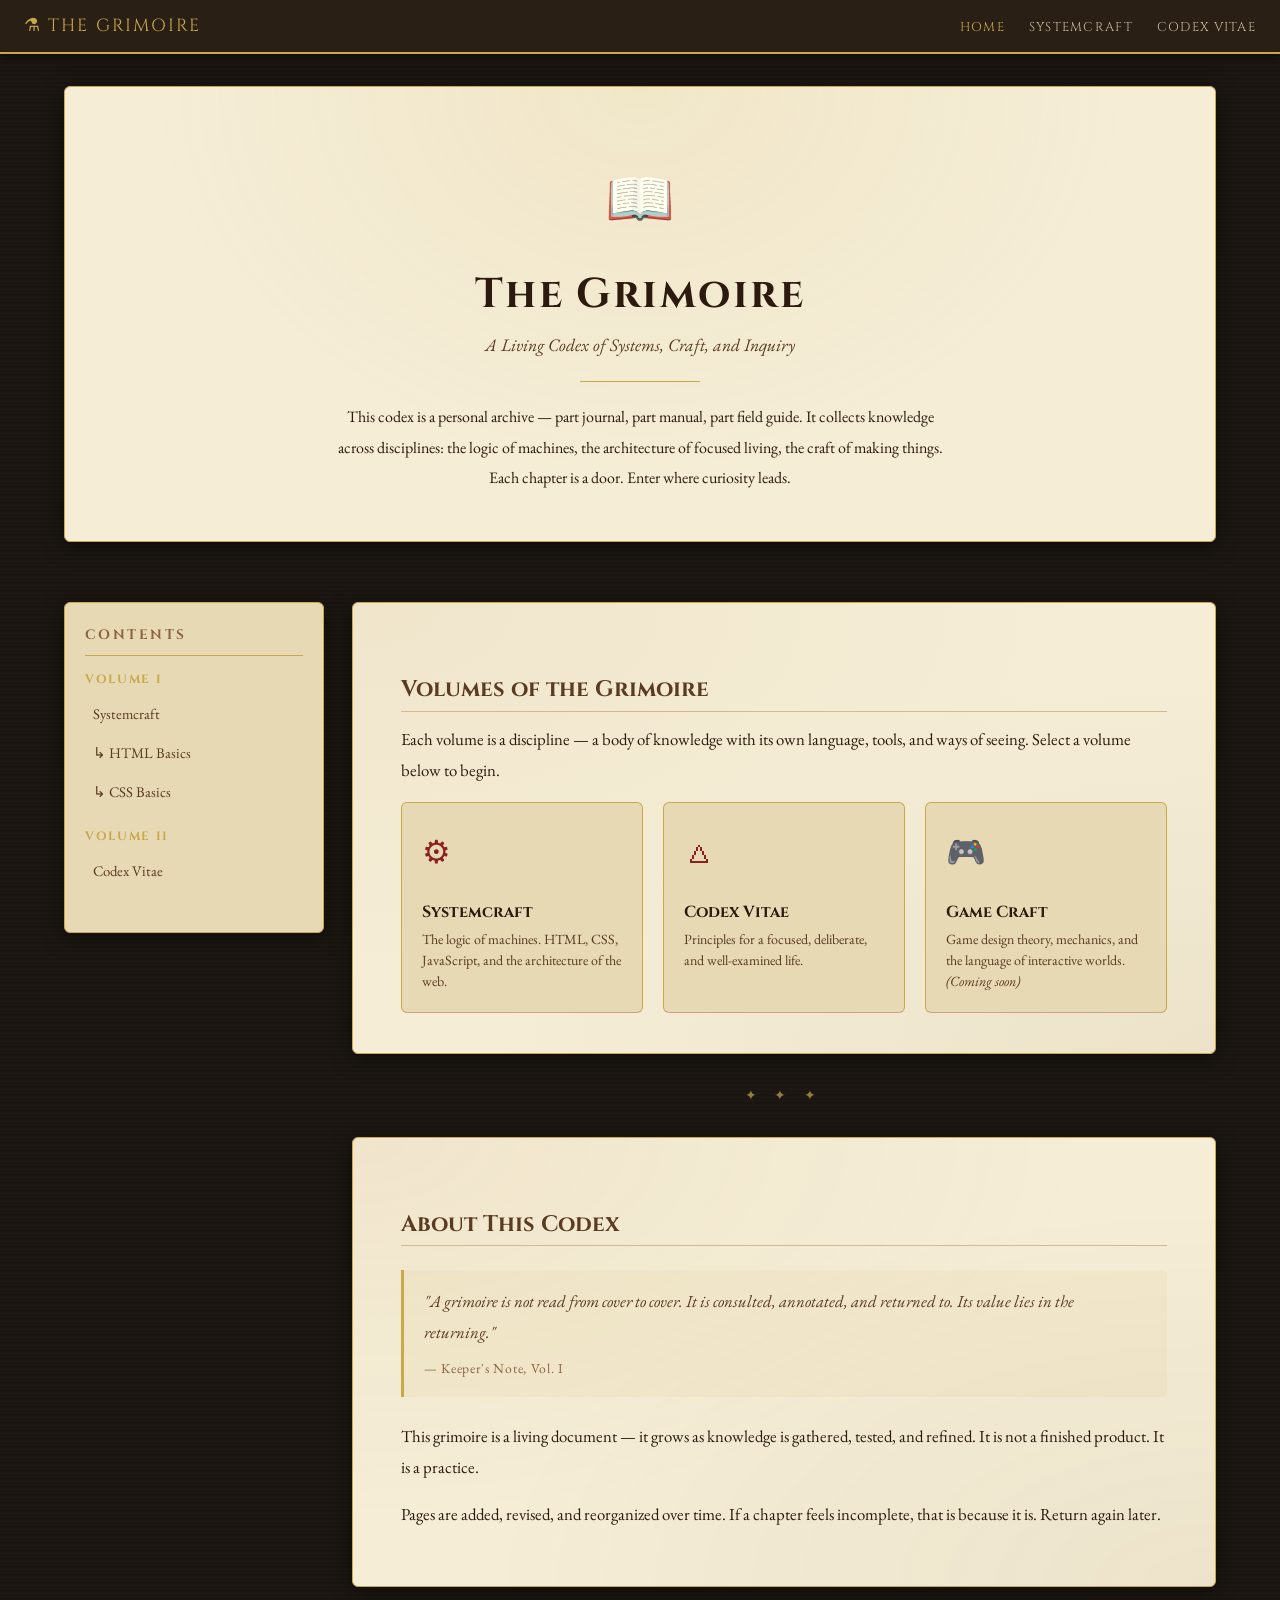
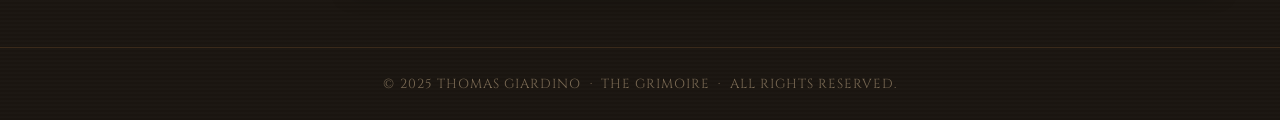
<file: index.html>
<!DOCTYPE html>
<!-- DOCTYPE tells the browser: "this is modern HTML5, render it properly" -->
<html lang="en">

<head>
    <!-- meta charset: tells browser to use UTF-8 text encoding (handles all characters) -->
    <meta charset="UTF-8">
    <!-- viewport: makes the page scale correctly on phones -->
    <meta name="viewport" content="width=device-width, initial-scale=1.0">
    <title>The Grimoire — A Codex of Knowledge</title>
    <!-- link rel="stylesheet": connects our CSS file to this HTML page -->
    <link rel="stylesheet" href="style.css">
</head>

<body>

    <!-- ======================================================
         TOP NAVIGATION BAR
         The sticky bar at the top. It stays visible as you scroll.
         ====================================================== -->
    <nav class="top-nav">
        <!-- This is the "logo" link — clicking it always returns to home -->
        <a href="index.html" class="nav-logo">⚗ The Grimoire</a>

        <!-- nav links: main sections of the site -->
        <!-- "active" class = currently selected page (highlighted gold) -->
        <ul class="nav-links">
            <li><a href="index.html" class="active">Home</a></li>
            <li><a href="topics/systemcraft/index.html">Systemcraft</a></li>
            <li><a href="topics/codex-vitae/index.html">Codex Vitae</a></li>
        </ul>
    </nav>


    <!-- ======================================================
         HERO SECTION
         The large welcoming panel at the top of the home page.
         ====================================================== -->
    <div style="max-width: 1200px; margin: 0 auto; padding: 32px 24px 0;">
        <div class="grimoire-hero">
            <!-- A large decorative glyph / symbol -->
            <span class="glyph-large">📖</span>

            <h1>The Grimoire</h1>
            <p class="subtitle">A Living Codex of Systems, Craft, and Inquiry</p>

            <!-- Decorative gold line separator -->
            <div class="hero-rule"></div>

            <p class="intro-text">
                This codex is a personal archive — part journal, part manual, part field guide.
                It collects knowledge across disciplines: the logic of machines, the architecture of
                focused living, the craft of making things. Each chapter is a door. Enter where curiosity leads.
            </p>
        </div>
    </div>


    <!-- ======================================================
         MAIN TWO-COLUMN LAYOUT
         .page-layout is a flexbox container (set in style.css).
         It puts .sidebar on the left and .main-content on the right.
         ====================================================== -->
    <div class="page-layout">

        <!-- LEFT: SIDEBAR (table of contents / navigation) -->
        <aside class="sidebar">
            <h2>Contents</h2>

            <!-- Each .sidebar-section groups related links together -->
            <div class="sidebar-section">
                <h3>Volume I</h3>
                <ul>
                    <li><a href="topics/systemcraft/index.html">Systemcraft</a></li>
                    <li><a href="topics/systemcraft/html-basics/index.html">↳ HTML Basics</a></li>
                    <li><a href="topics/systemcraft/css-basics/index.html">↳ CSS Basics</a></li>
                </ul>
            </div>

            <div class="sidebar-section">
                <h3>Volume II</h3>
                <ul>
                    <li><a href="topics/codex-vitae/index.html">Codex Vitae</a></li>
                </ul>
            </div>
        </aside>


        <!-- RIGHT: MAIN CONTENT -->
        <main class="main-content">

            <!-- CHAPTER CARDS SECTION -->
            <div class="parchment">
                <h2>Volumes of the Grimoire</h2>
                <p>
                    Each volume is a discipline — a body of knowledge with its own language,
                    tools, and ways of seeing. Select a volume below to begin.
                </p>

                <!-- .chapter-grid uses CSS Grid (defined in style.css) to lay cards out -->
                <div class="chapter-grid">

                    <!-- Each .chapter-card is a clickable link to a topic -->
                    <a href="topics/systemcraft/index.html" class="chapter-card">
                        <span class="card-glyph">⚙</span>
                        <h3>Systemcraft</h3>
                        <p>The logic of machines. HTML, CSS, JavaScript, and the architecture of the web.</p>
                    </a>

                    <a href="topics/codex-vitae/index.html" class="chapter-card">
                        <span class="card-glyph">🜂</span>
                        <h3>Codex Vitae</h3>
                        <p>Principles for a focused, deliberate, and well-examined life.</p>
                    </a>

                    <!-- This card links to a page that doesn't exist yet — that's fine.
                         Add the folder and file when you're ready to expand. -->
                    <a href="topics/game-craft/index.html" class="chapter-card">
                        <span class="card-glyph">🎮</span>
                        <h3>Game Craft</h3>
                        <p>Game design theory, mechanics, and the language of interactive worlds. <em>(Coming soon)</em></p>
                    </a>

                </div>
            </div>

            <!-- LORE DIVIDER + ABOUT NOTE -->
            <div class="rune-divider">✦ ✦ ✦</div>

            <div class="parchment">
                <h2>About This Codex</h2>

                <!-- .lore-block is a styled callout box for important or atmospheric text -->
                <div class="lore-block">
                    "A grimoire is not read from cover to cover. It is consulted, annotated, and returned to.
                    Its value lies in the returning."
                    <cite>— Keeper's Note, Vol. I</cite>
                </div>

                <p>
                    This grimoire is a living document — it grows as knowledge is gathered, tested, and refined.
                    It is not a finished product. It is a practice.
                </p>
                <p>
                    Pages are added, revised, and reorganized over time. If a chapter feels incomplete,
                    that is because it is. Return again later.
                </p>
            </div>

        </main>
    </div><!-- end .page-layout -->


    <!-- ======================================================
         FOOTER
         ====================================================== -->
    <footer class="site-footer">
        <p>&copy; 2025 Thomas Giardino &nbsp;·&nbsp; The Grimoire &nbsp;·&nbsp; All rights reserved.</p>
    </footer>

    <!-- Connect the JavaScript file. It's placed at the END of the body
         so the HTML elements above all exist before the script tries to use them. -->
    <script src="script.js"></script>

</body>
</html>
</file>
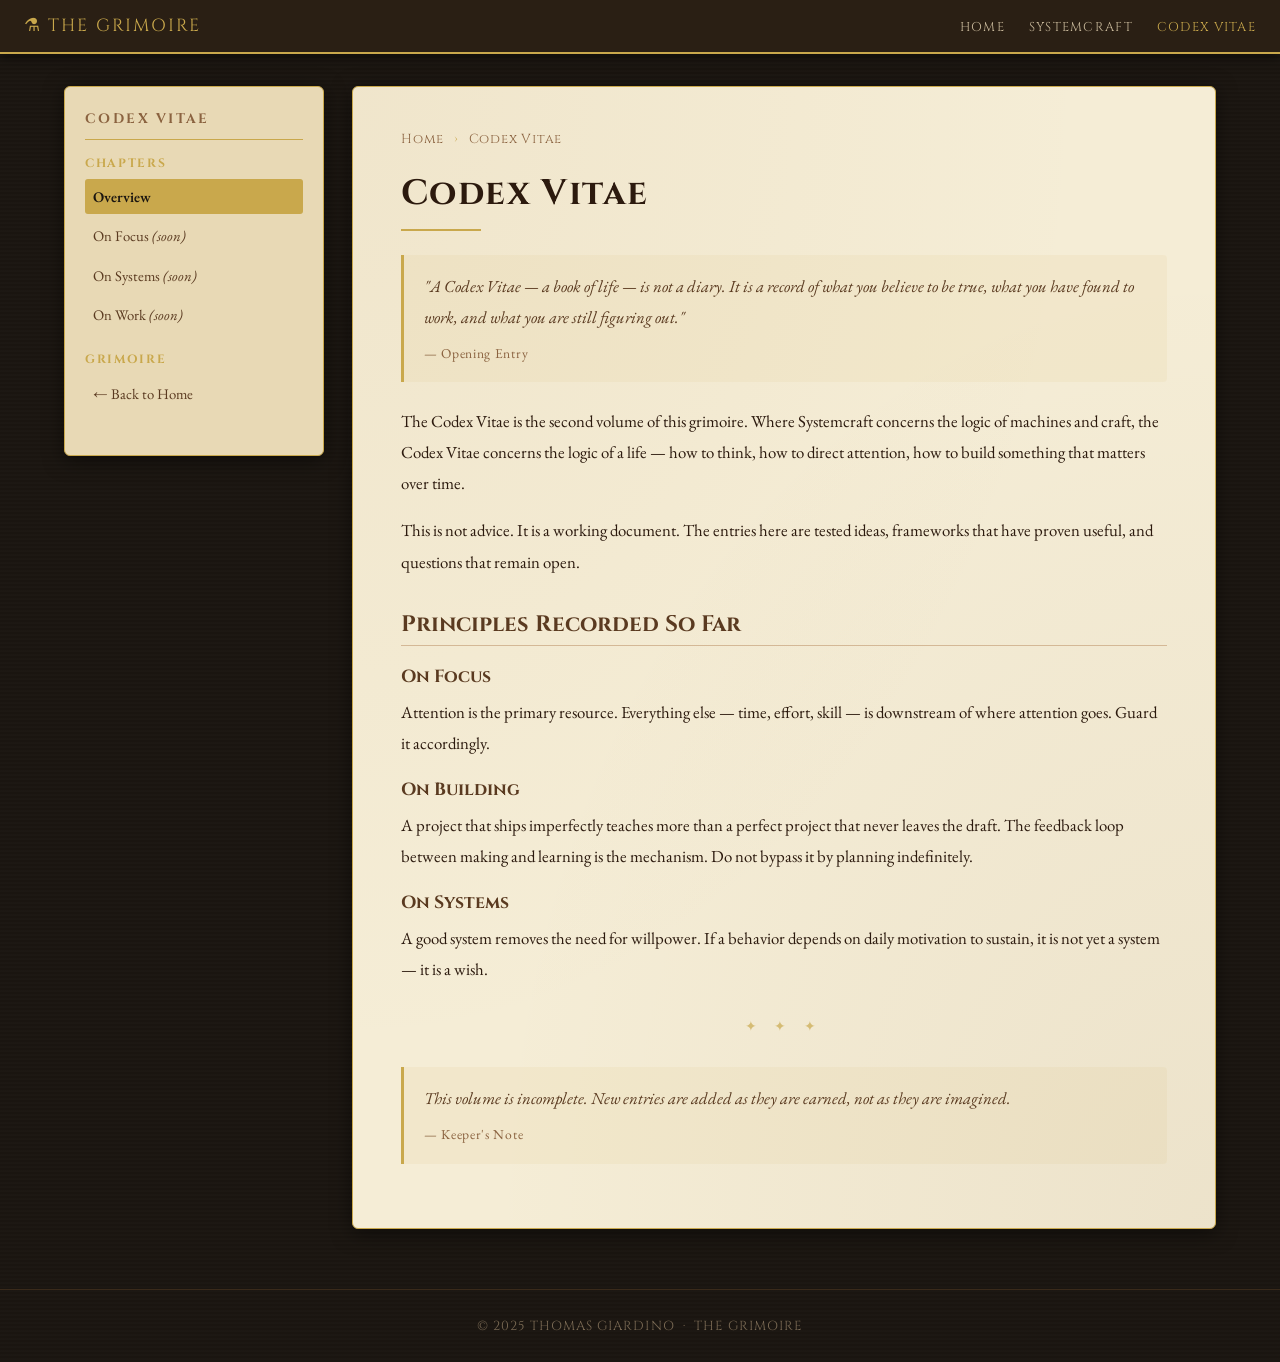
<file: topics/codex-vitae/index.html>
<!DOCTYPE html>
<html lang="en">
<head>
    <meta charset="UTF-8">
    <meta name="viewport" content="width=device-width, initial-scale=1.0">
    <title>Codex Vitae — The Grimoire</title>
    <link rel="stylesheet" href="../../style.css">
</head>
<body>

    <nav class="top-nav">
        <a href="../../index.html" class="nav-logo">⚗ The Grimoire</a>
        <ul class="nav-links">
            <li><a href="../../index.html">Home</a></li>
            <li><a href="../systemcraft/index.html">Systemcraft</a></li>
            <li><a href="index.html" class="active">Codex Vitae</a></li>
        </ul>
    </nav>


    <div class="page-layout">

        <aside class="sidebar">
            <h2>Codex Vitae</h2>

            <div class="sidebar-section">
                <h3>Chapters</h3>
                <ul>
                    <li><a href="index.html" class="active">Overview</a></li>
                    <li><a href="#">On Focus <em>(soon)</em></a></li>
                    <li><a href="#">On Systems <em>(soon)</em></a></li>
                    <li><a href="#">On Work <em>(soon)</em></a></li>
                </ul>
            </div>

            <div class="sidebar-section">
                <h3>Grimoire</h3>
                <ul>
                    <li><a href="../../index.html">← Back to Home</a></li>
                </ul>
            </div>
        </aside>


        <main class="main-content">
            <div class="parchment">

                <div class="breadcrumb">
                    <a href="../../index.html">Home</a>
                    <span>›</span>
                    Codex Vitae
                </div>

                <h1>Codex Vitae</h1>
                <div class="title-rule"></div>

                <div class="lore-block">
                    "A Codex Vitae — a book of life — is not a diary. It is a record of what you believe
                    to be true, what you have found to work, and what you are still figuring out."
                    <cite>— Opening Entry</cite>
                </div>

                <p>
                    The Codex Vitae is the second volume of this grimoire. Where Systemcraft concerns
                    the logic of machines and craft, the Codex Vitae concerns the logic of a life —
                    how to think, how to direct attention, how to build something that matters over time.
                </p>

                <p>
                    This is not advice. It is a working document. The entries here are tested ideas,
                    frameworks that have proven useful, and questions that remain open.
                </p>

                <h2>Principles Recorded So Far</h2>

                <h3>On Focus</h3>
                <p>
                    Attention is the primary resource. Everything else — time, effort, skill — is
                    downstream of where attention goes. Guard it accordingly.
                </p>

                <h3>On Building</h3>
                <p>
                    A project that ships imperfectly teaches more than a perfect project that never leaves the draft.
                    The feedback loop between making and learning is the mechanism. Do not bypass it by planning indefinitely.
                </p>

                <h3>On Systems</h3>
                <p>
                    A good system removes the need for willpower. If a behavior depends on daily motivation to sustain,
                    it is not yet a system — it is a wish.
                </p>

                <div class="rune-divider">✦ ✦ ✦</div>

                <div class="lore-block">
                    This volume is incomplete. New entries are added as they are earned, not as they are imagined.
                    <cite>— Keeper's Note</cite>
                </div>

            </div>
        </main>
    </div>

    <footer class="site-footer">
        <p>&copy; 2025 Thomas Giardino &nbsp;·&nbsp; The Grimoire</p>
    </footer>

    <script src="../../script.js"></script>
</body>
</html>
</file>
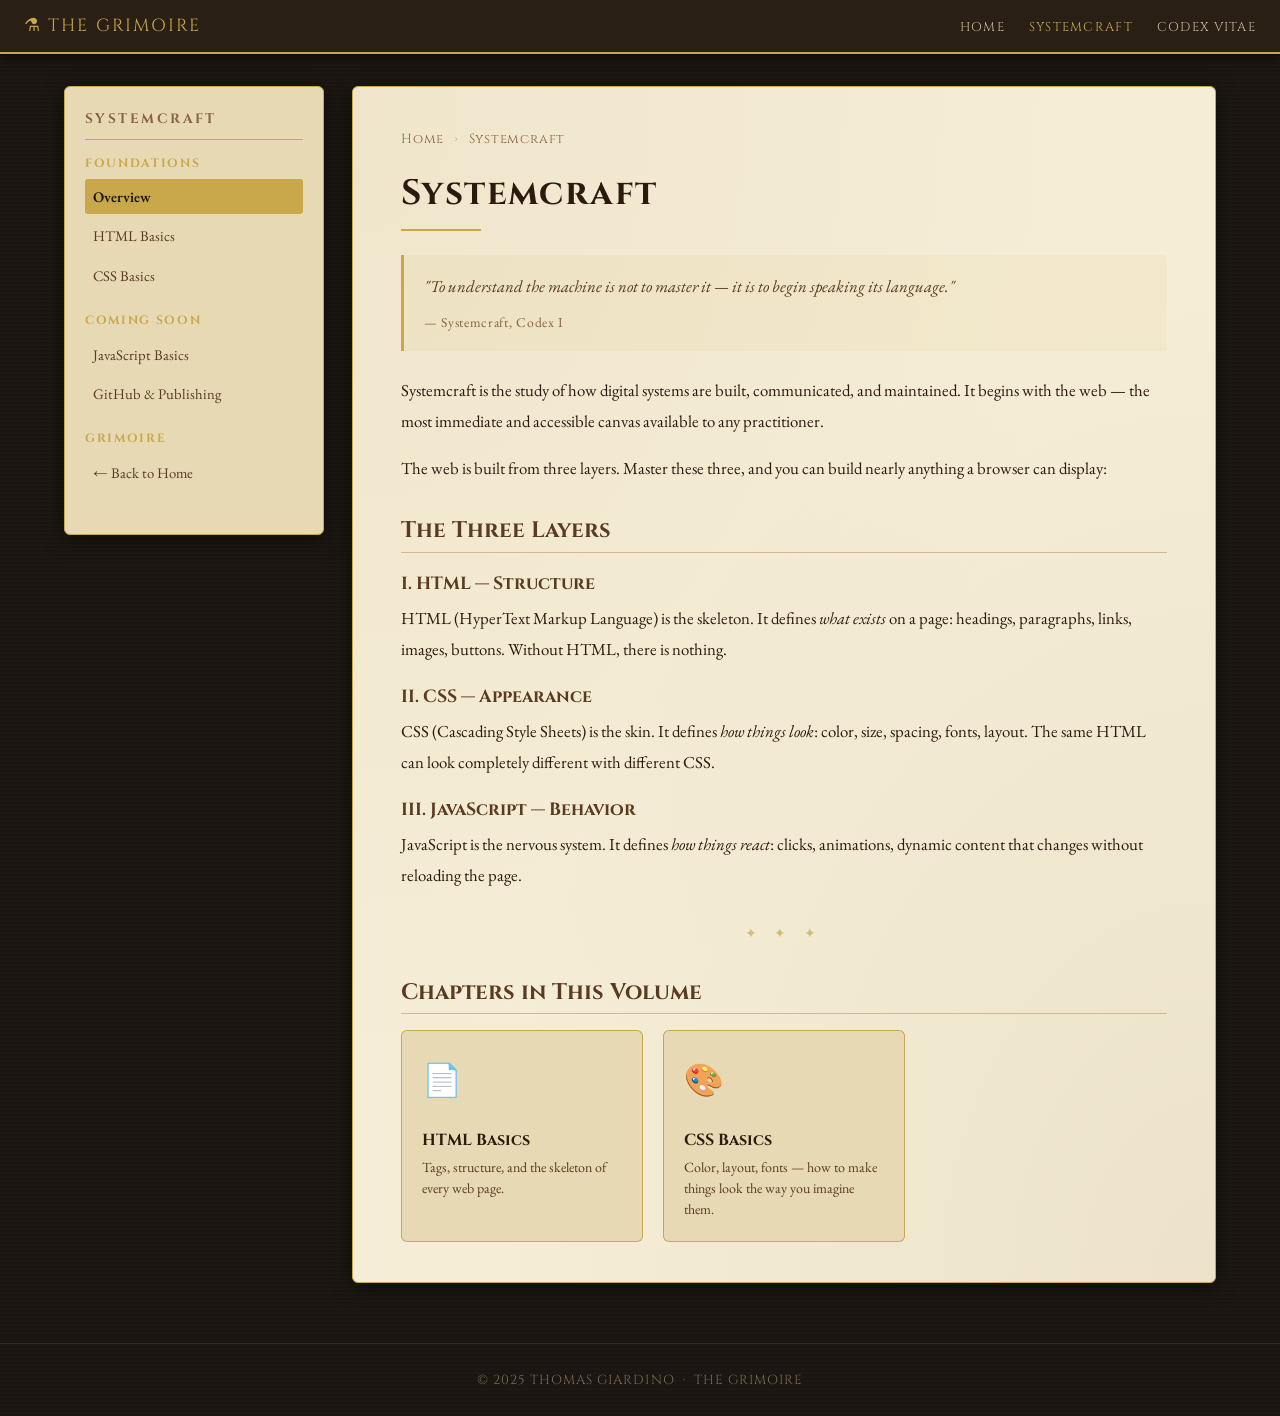
<file: topics/systemcraft/index.html>
<!DOCTYPE html>
<html lang="en">
<head>
    <meta charset="UTF-8">
    <meta name="viewport" content="width=device-width, initial-scale=1.0">
    <title>Systemcraft — The Grimoire</title>
    <!-- 
        IMPORTANT: Path back to the stylesheet.
        We're now inside /topics/systemcraft/ — two folders deep.
        So we use ../../ to go UP two levels to find style.css at the root.
        Root/style.css 
        ↑ ../../style.css means: go up one folder (systemcraft), go up again (topics), find style.css
    -->
    <link rel="stylesheet" href="../../style.css">
</head>
<body>

    <!-- TOP NAV — same structure on every page -->
    <nav class="top-nav">
        <a href="../../index.html" class="nav-logo">⚗ The Grimoire</a>
        <ul class="nav-links">
            <li><a href="../../index.html">Home</a></li>
            <!-- "active" is on Systemcraft since that's the current section -->
            <li><a href="index.html" class="active">Systemcraft</a></li>
            <li><a href="../codex-vitae/index.html">Codex Vitae</a></li>
        </ul>
    </nav>


    <div class="page-layout">

        <!-- SIDEBAR -->
        <aside class="sidebar">
            <h2>Systemcraft</h2>

            <div class="sidebar-section">
                <h3>Foundations</h3>
                <ul>
                    <li><a href="index.html" class="active">Overview</a></li>
                    <li><a href="html-basics/index.html">HTML Basics</a></li>
                    <li><a href="css-basics/index.html">CSS Basics</a></li>
                </ul>
            </div>

            <div class="sidebar-section">
                <h3>Coming Soon</h3>
                <ul>
                    <li><a href="#">JavaScript Basics</a></li>
                    <li><a href="#">GitHub & Publishing</a></li>
                </ul>
            </div>

            <!-- Back to the main table of contents -->
            <div class="sidebar-section">
                <h3>Grimoire</h3>
                <ul>
                    <li><a href="../../index.html">← Back to Home</a></li>
                </ul>
            </div>
        </aside>


        <!-- MAIN CONTENT -->
        <main class="main-content">

            <div class="parchment">
                <!-- BREADCRUMB: shows the user where they are in the site hierarchy -->
                <div class="breadcrumb">
                    <a href="../../index.html">Home</a>
                    <span>›</span>
                    Systemcraft
                </div>

                <h1>Systemcraft</h1>
                <div class="title-rule"></div>

                <div class="lore-block">
                    "To understand the machine is not to master it — it is to begin speaking its language."
                    <cite>— Systemcraft, Codex I</cite>
                </div>

                <p>
                    Systemcraft is the study of how digital systems are built, communicated,
                    and maintained. It begins with the web — the most immediate and accessible
                    canvas available to any practitioner.
                </p>

                <p>
                    The web is built from three layers. Master these three, and you can build
                    nearly anything a browser can display:
                </p>

                <h2>The Three Layers</h2>

                <h3>I. HTML — Structure</h3>
                <p>
                    HTML (HyperText Markup Language) is the skeleton. It defines <em>what exists</em>
                    on a page: headings, paragraphs, links, images, buttons. Without HTML, there is nothing.
                </p>

                <h3>II. CSS — Appearance</h3>
                <p>
                    CSS (Cascading Style Sheets) is the skin. It defines <em>how things look</em>:
                    color, size, spacing, fonts, layout. The same HTML can look completely different
                    with different CSS.
                </p>

                <h3>III. JavaScript — Behavior</h3>
                <p>
                    JavaScript is the nervous system. It defines <em>how things react</em>:
                    clicks, animations, dynamic content that changes without reloading the page.
                </p>

                <div class="rune-divider">✦ ✦ ✦</div>

                <h2>Chapters in This Volume</h2>

                <!-- Chapter cards for subtopics -->
                <div class="chapter-grid">
                    <a href="html-basics/index.html" class="chapter-card">
                        <span class="card-glyph">📄</span>
                        <h3>HTML Basics</h3>
                        <p>Tags, structure, and the skeleton of every web page.</p>
                    </a>
                    <a href="css-basics/index.html" class="chapter-card">
                        <span class="card-glyph">🎨</span>
                        <h3>CSS Basics</h3>
                        <p>Color, layout, fonts — how to make things look the way you imagine them.</p>
                    </a>
                </div>
            </div>

        </main>
    </div>

    <footer class="site-footer">
        <p>&copy; 2025 Thomas Giardino &nbsp;·&nbsp; The Grimoire</p>
    </footer>

    <!-- 
        Path to script.js from here: also ../../script.js (two folders up).
        Note: script.js handles nav highlighting and is optional on topic pages.
    -->
    <script src="../../script.js"></script>
</body>
</html>
</file>
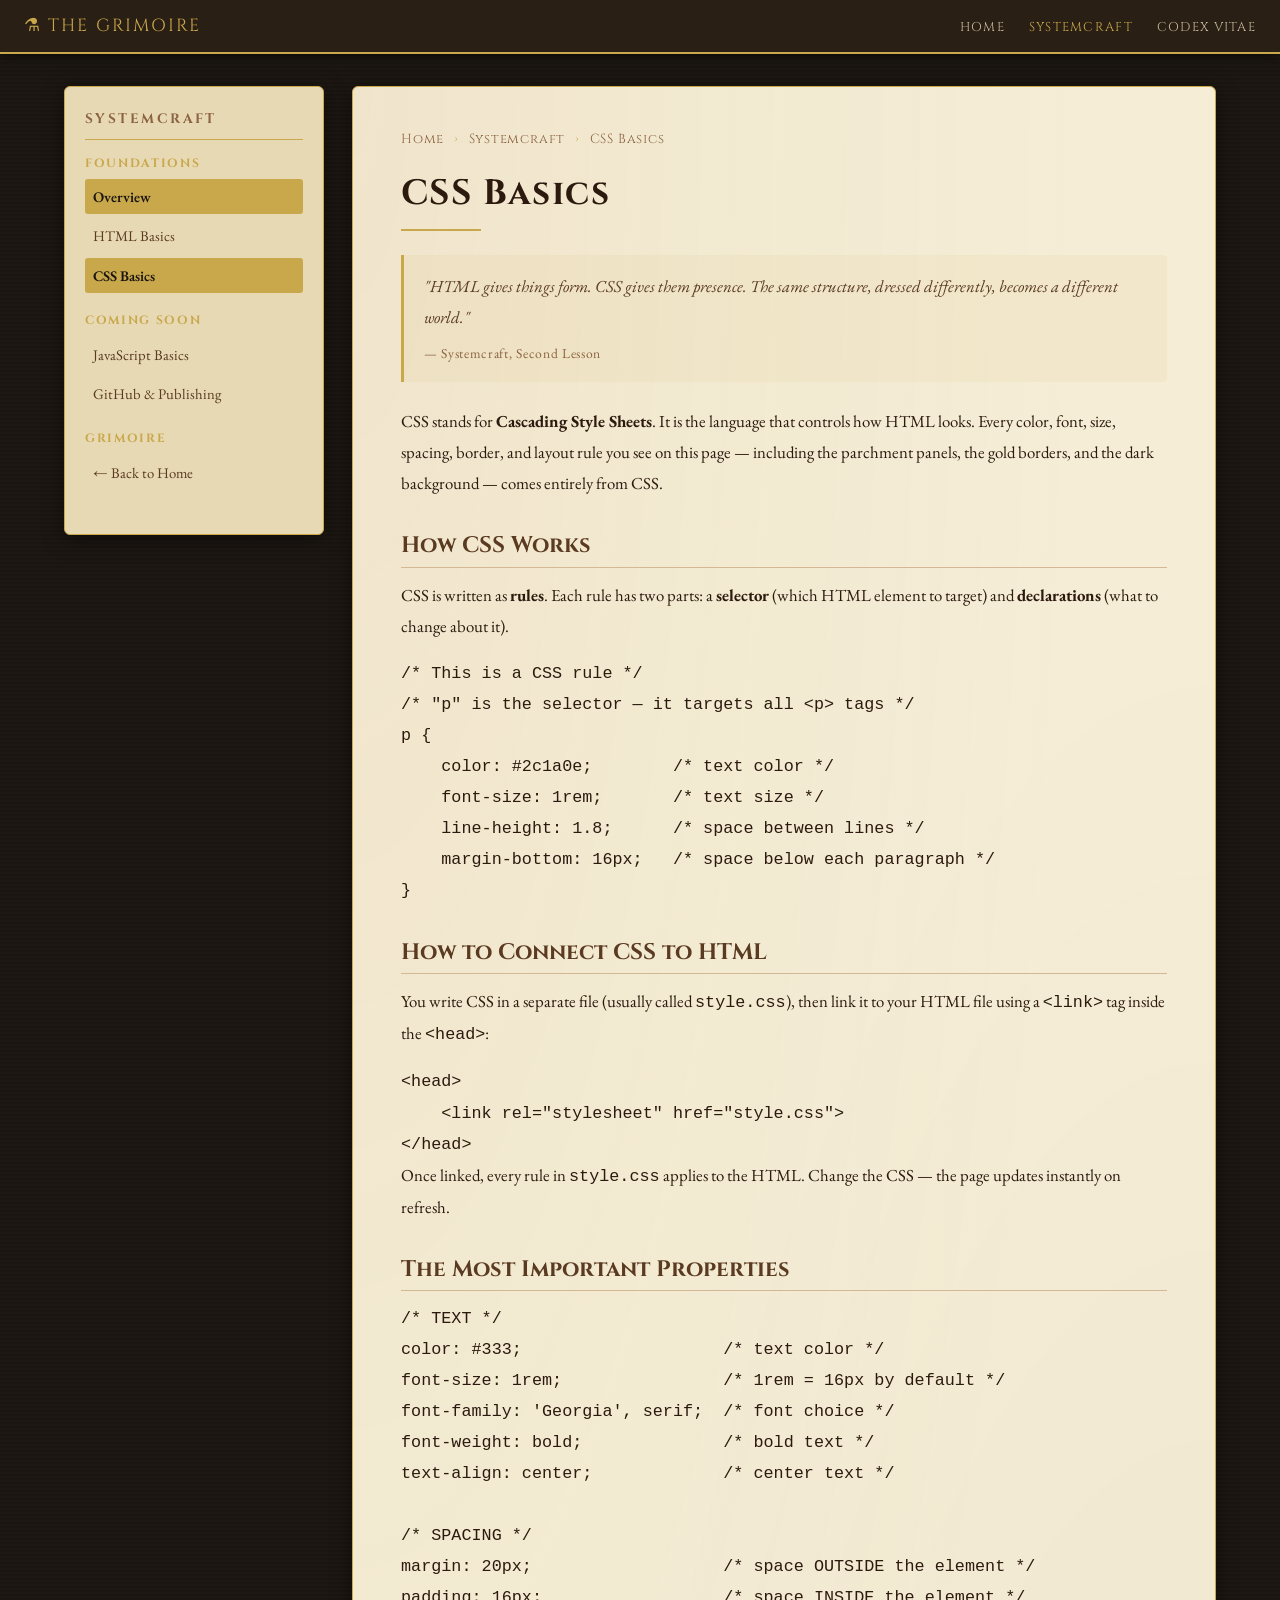
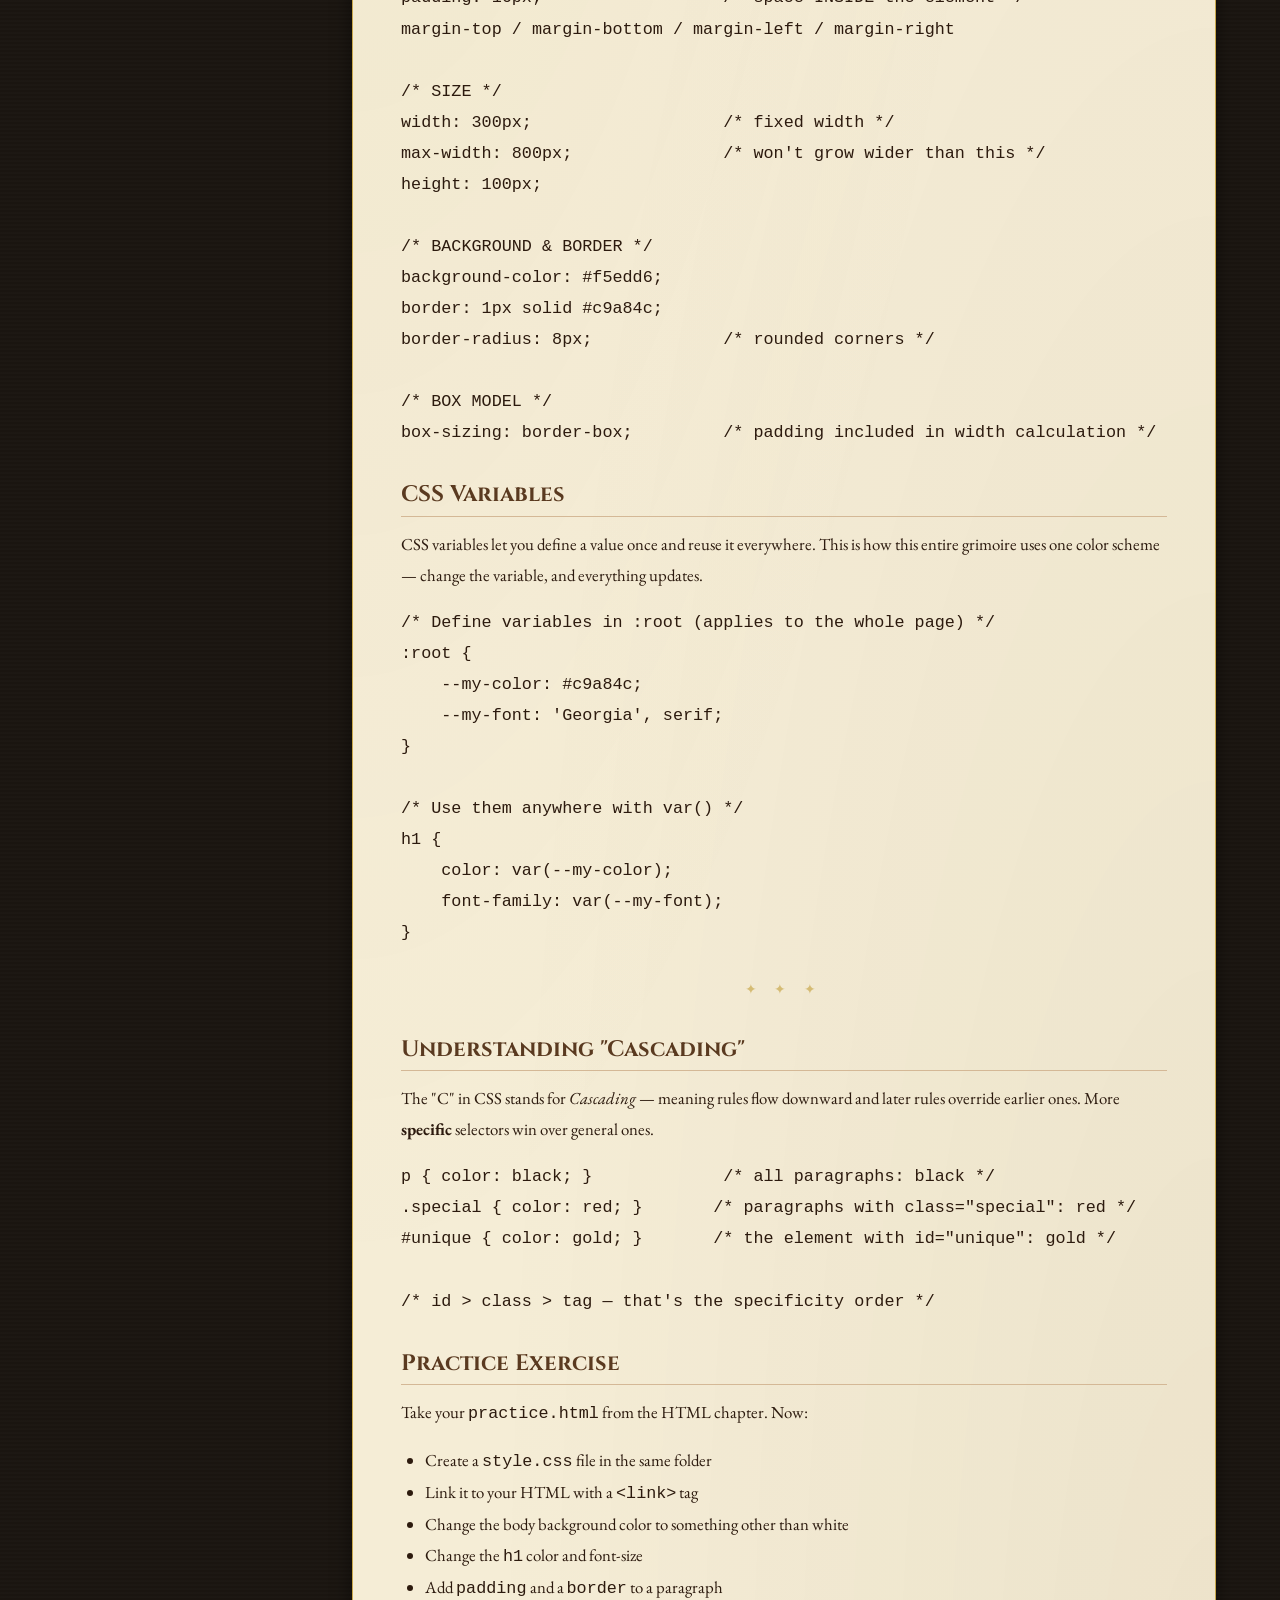
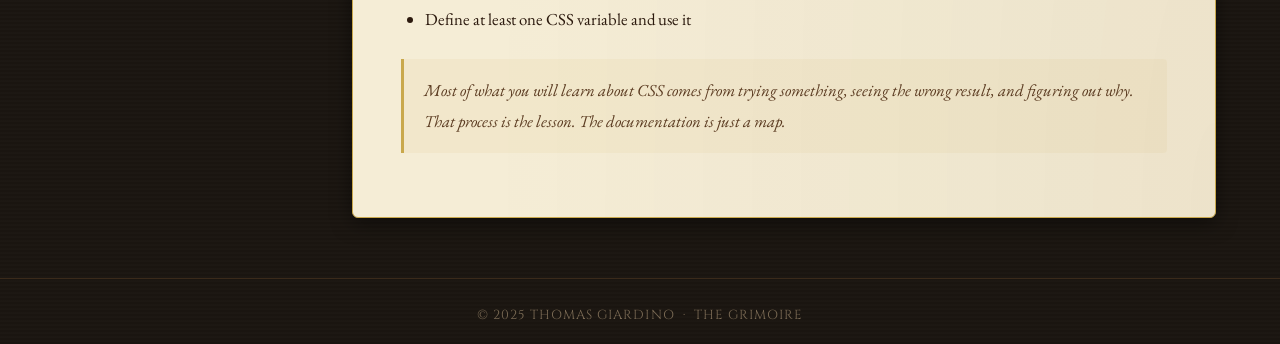
<file: topics/systemcraft/css-basics/index.html>
<!DOCTYPE html>
<html lang="en">
<head>
    <meta charset="UTF-8">
    <meta name="viewport" content="width=device-width, initial-scale=1.0">
    <title>CSS Basics — Systemcraft — The Grimoire</title>
    <link rel="stylesheet" href="../../../style.css">
</head>
<body>

    <nav class="top-nav">
        <a href="../../../index.html" class="nav-logo">⚗ The Grimoire</a>
        <ul class="nav-links">
            <li><a href="../../../index.html">Home</a></li>
            <li><a href="../index.html" class="active">Systemcraft</a></li>
            <li><a href="../../codex-vitae/index.html">Codex Vitae</a></li>
        </ul>
    </nav>


    <div class="page-layout">

        <aside class="sidebar">
            <h2>Systemcraft</h2>

            <div class="sidebar-section">
                <h3>Foundations</h3>
                <ul>
                    <li><a href="../index.html">Overview</a></li>
                    <li><a href="../html-basics/index.html">HTML Basics</a></li>
                    <li><a href="index.html" class="active">CSS Basics</a></li>
                </ul>
            </div>

            <div class="sidebar-section">
                <h3>Coming Soon</h3>
                <ul>
                    <li><a href="#">JavaScript Basics</a></li>
                    <li><a href="#">GitHub & Publishing</a></li>
                </ul>
            </div>

            <div class="sidebar-section">
                <h3>Grimoire</h3>
                <ul>
                    <li><a href="../../../index.html">← Back to Home</a></li>
                </ul>
            </div>
        </aside>


        <main class="main-content">
            <div class="parchment">

                <div class="breadcrumb">
                    <a href="../../../index.html">Home</a>
                    <span>›</span>
                    <a href="../index.html">Systemcraft</a>
                    <span>›</span>
                    CSS Basics
                </div>

                <h1>CSS Basics</h1>
                <div class="title-rule"></div>

                <div class="lore-block">
                    "HTML gives things form. CSS gives them presence. The same structure, dressed differently, becomes a different world."
                    <cite>— Systemcraft, Second Lesson</cite>
                </div>

                <p>
                    CSS stands for <strong>Cascading Style Sheets</strong>. It is the language that controls
                    how HTML looks. Every color, font, size, spacing, border, and layout rule you see
                    on this page — including the parchment panels, the gold borders, and the dark background —
                    comes entirely from CSS.
                </p>

                <h2>How CSS Works</h2>

                <p>
                    CSS is written as <strong>rules</strong>. Each rule has two parts:
                    a <strong>selector</strong> (which HTML element to target) and
                    <strong>declarations</strong> (what to change about it).
                </p>

                <pre><code>/* This is a CSS rule */
/* "p" is the selector — it targets all &lt;p&gt; tags */
p {
    color: #2c1a0e;        /* text color */
    font-size: 1rem;       /* text size */
    line-height: 1.8;      /* space between lines */
    margin-bottom: 16px;   /* space below each paragraph */
}</code></pre>

                <h2>How to Connect CSS to HTML</h2>

                <p>
                    You write CSS in a separate file (usually called <code>style.css</code>),
                    then link it to your HTML file using a <code>&lt;link&gt;</code> tag inside the <code>&lt;head&gt;</code>:
                </p>

                <pre><code>&lt;head&gt;
    &lt;link rel="stylesheet" href="style.css"&gt;
&lt;/head&gt;</code></pre>

                <p>
                    Once linked, every rule in <code>style.css</code> applies to the HTML.
                    Change the CSS — the page updates instantly on refresh.
                </p>

                <h2>The Most Important Properties</h2>

                <pre><code>/* TEXT */
color: #333;                    /* text color */
font-size: 1rem;                /* 1rem = 16px by default */
font-family: 'Georgia', serif;  /* font choice */
font-weight: bold;              /* bold text */
text-align: center;             /* center text */

/* SPACING */
margin: 20px;                   /* space OUTSIDE the element */
padding: 16px;                  /* space INSIDE the element */
margin-top / margin-bottom / margin-left / margin-right

/* SIZE */
width: 300px;                   /* fixed width */
max-width: 800px;               /* won't grow wider than this */
height: 100px;

/* BACKGROUND & BORDER */
background-color: #f5edd6;
border: 1px solid #c9a84c;
border-radius: 8px;             /* rounded corners */

/* BOX MODEL */
box-sizing: border-box;         /* padding included in width calculation */</code></pre>

                <h2>CSS Variables</h2>

                <p>
                    CSS variables let you define a value once and reuse it everywhere.
                    This is how this entire grimoire uses one color scheme — change the variable, and everything updates.
                </p>

                <pre><code>/* Define variables in :root (applies to the whole page) */
:root {
    --my-color: #c9a84c;
    --my-font: 'Georgia', serif;
}

/* Use them anywhere with var() */
h1 {
    color: var(--my-color);
    font-family: var(--my-font);
}</code></pre>

                <div class="rune-divider">✦ ✦ ✦</div>

                <h2>Understanding "Cascading"</h2>

                <p>
                    The "C" in CSS stands for <em>Cascading</em> — meaning rules flow downward and
                    later rules override earlier ones. More <strong>specific</strong> selectors win over general ones.
                </p>

                <pre><code>p { color: black; }             /* all paragraphs: black */
.special { color: red; }       /* paragraphs with class="special": red */
#unique { color: gold; }       /* the element with id="unique": gold */

/* id > class > tag — that's the specificity order */</code></pre>

                <h2>Practice Exercise</h2>

                <p>Take your <code>practice.html</code> from the HTML chapter. Now:</p>

                <ul style="margin-left: 24px; margin-bottom: 16px; color: var(--ink-dark);">
                    <li>Create a <code>style.css</code> file in the same folder</li>
                    <li>Link it to your HTML with a <code>&lt;link&gt;</code> tag</li>
                    <li>Change the body background color to something other than white</li>
                    <li>Change the <code>h1</code> color and font-size</li>
                    <li>Add <code>padding</code> and a <code>border</code> to a paragraph</li>
                    <li>Define at least one CSS variable and use it</li>
                </ul>

                <div class="lore-block">
                    Most of what you will learn about CSS comes from trying something, 
                    seeing the wrong result, and figuring out why. That process is the lesson. 
                    The documentation is just a map.
                </div>

            </div>
        </main>
    </div>

    <footer class="site-footer">
        <p>&copy; 2025 Thomas Giardino &nbsp;·&nbsp; The Grimoire</p>
    </footer>

    <script src="../../../script.js"></script>
</body>
</html>
</file>
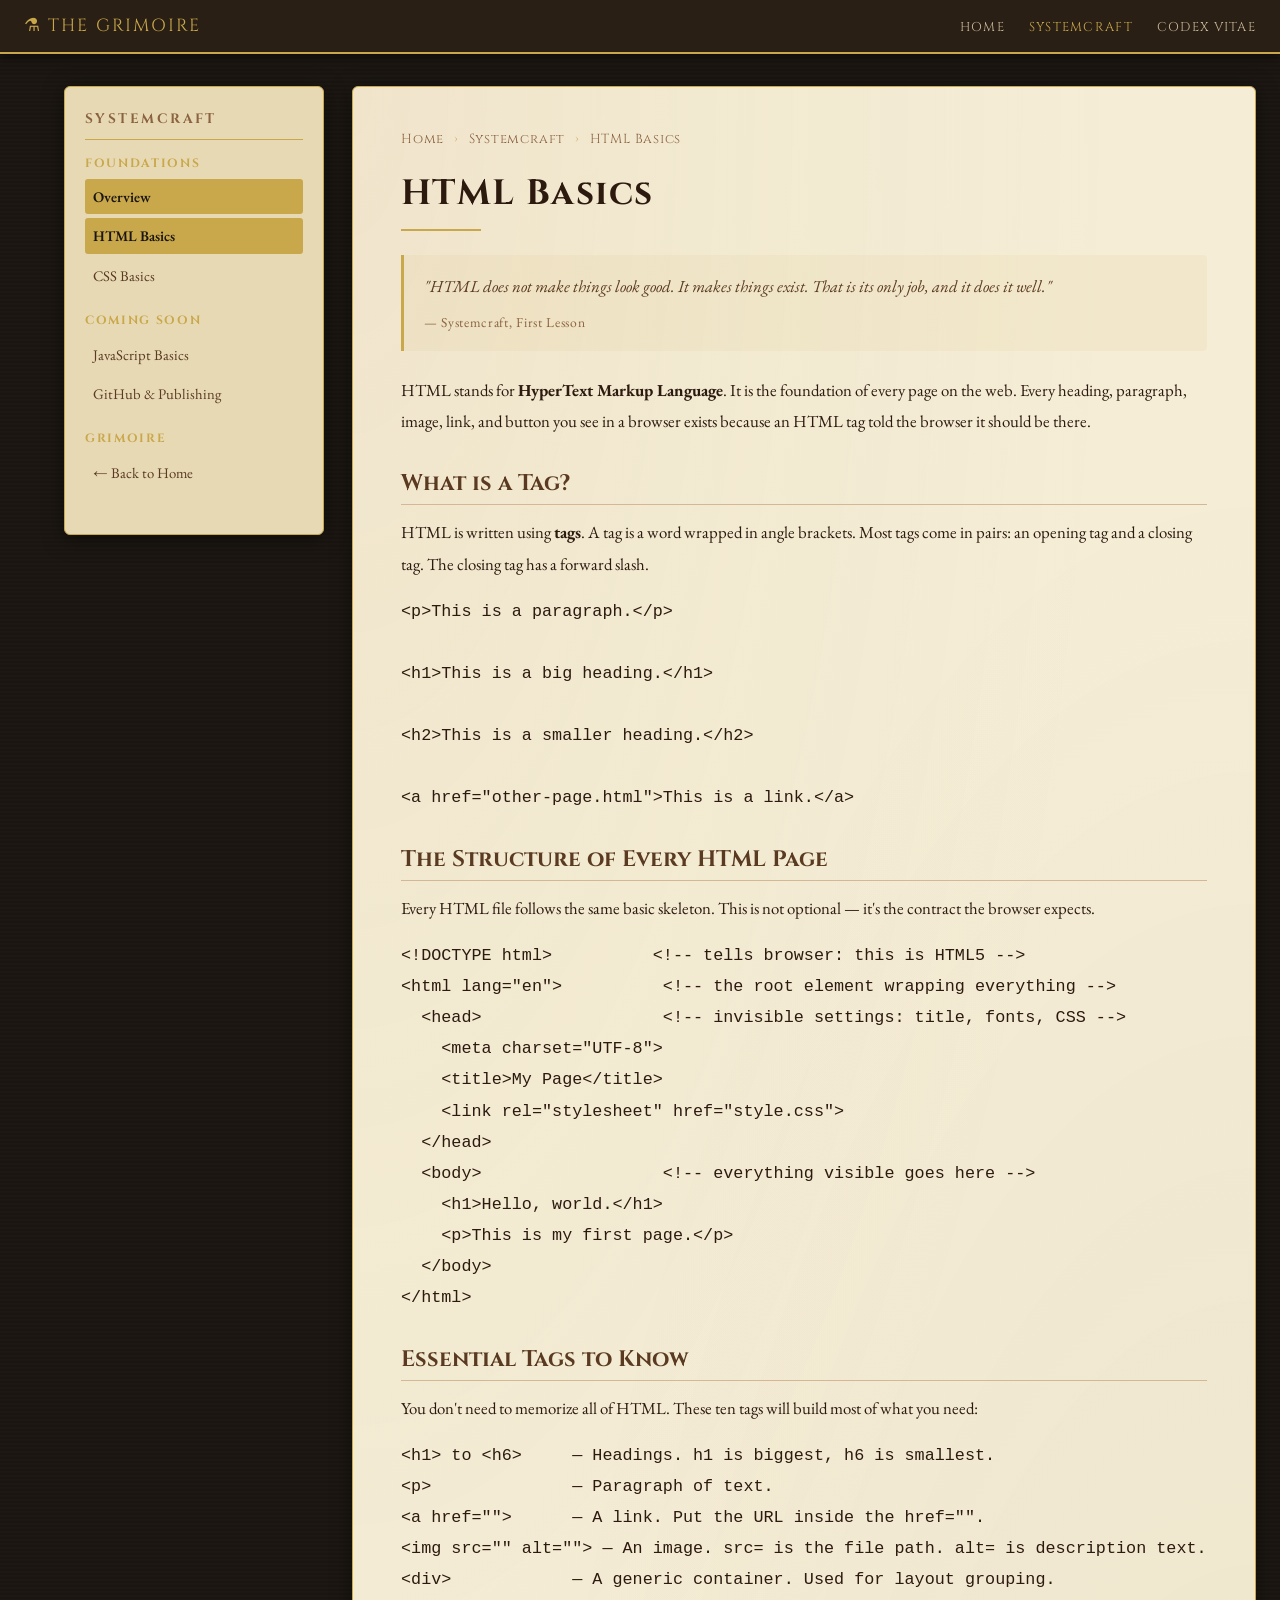
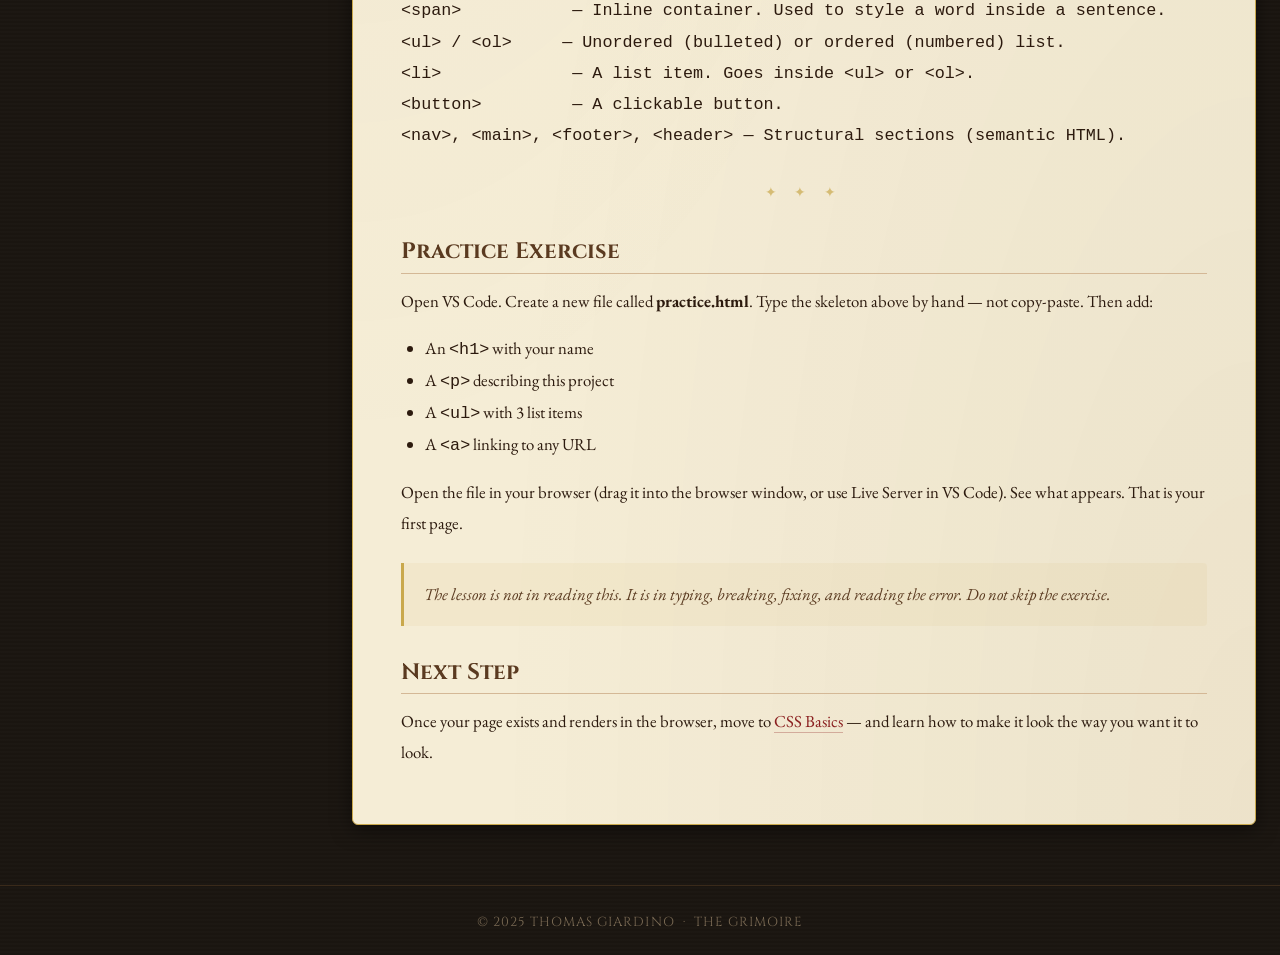
<file: topics/systemcraft/html-basics/index.html>
<!DOCTYPE html>
<html lang="en">
<head>
    <meta charset="UTF-8">
    <meta name="viewport" content="width=device-width, initial-scale=1.0">
    <title>HTML Basics — Systemcraft — The Grimoire</title>
    <!-- 
        We're now THREE folders deep: /topics/systemcraft/html-basics/
        So we go up THREE levels: ../../../style.css
    -->
    <link rel="stylesheet" href="../../../style.css">
</head>
<body>

    <nav class="top-nav">
        <a href="../../../index.html" class="nav-logo">⚗ The Grimoire</a>
        <ul class="nav-links">
            <li><a href="../../../index.html">Home</a></li>
            <li><a href="../index.html" class="active">Systemcraft</a></li>
            <li><a href="../../codex-vitae/index.html">Codex Vitae</a></li>
        </ul>
    </nav>


    <div class="page-layout">

        <aside class="sidebar">
            <h2>Systemcraft</h2>

            <div class="sidebar-section">
                <h3>Foundations</h3>
                <ul>
                    <li><a href="../index.html">Overview</a></li>
                    <!-- active class on the current page -->
                    <li><a href="index.html" class="active">HTML Basics</a></li>
                    <li><a href="../css-basics/index.html">CSS Basics</a></li>
                </ul>
            </div>

            <div class="sidebar-section">
                <h3>Coming Soon</h3>
                <ul>
                    <li><a href="#">JavaScript Basics</a></li>
                    <li><a href="#">GitHub & Publishing</a></li>
                </ul>
            </div>

            <div class="sidebar-section">
                <h3>Grimoire</h3>
                <ul>
                    <li><a href="../../../index.html">← Back to Home</a></li>
                </ul>
            </div>
        </aside>


        <main class="main-content">
            <div class="parchment">

                <!-- BREADCRUMB -->
                <div class="breadcrumb">
                    <a href="../../../index.html">Home</a>
                    <span>›</span>
                    <a href="../index.html">Systemcraft</a>
                    <span>›</span>
                    HTML Basics
                </div>

                <h1>HTML Basics</h1>
                <div class="title-rule"></div>

                <div class="lore-block">
                    "HTML does not make things look good. It makes things <em>exist</em>. That is its only job, and it does it well."
                    <cite>— Systemcraft, First Lesson</cite>
                </div>

                <p>
                    HTML stands for <strong>HyperText Markup Language</strong>. It is the foundation of every page on the web.
                    Every heading, paragraph, image, link, and button you see in a browser exists because
                    an HTML tag told the browser it should be there.
                </p>

                <h2>What is a Tag?</h2>

                <p>
                    HTML is written using <strong>tags</strong>. A tag is a word wrapped in angle brackets.
                    Most tags come in pairs: an opening tag and a closing tag. The closing tag has a forward slash.
                </p>

                <!-- 
                    We use <pre> and <code> to display code examples.
                    <pre> preserves whitespace and line breaks.
                    <code> signals "this is code" (can be styled differently in CSS).
                    The &lt; and &gt; are HTML entities — they display < and > without
                    the browser mistaking them for real tags.
                -->
                <pre><code>&lt;p&gt;This is a paragraph.&lt;/p&gt;

&lt;h1&gt;This is a big heading.&lt;/h1&gt;

&lt;h2&gt;This is a smaller heading.&lt;/h2&gt;

&lt;a href="other-page.html"&gt;This is a link.&lt;/a&gt;</code></pre>

                <h2>The Structure of Every HTML Page</h2>

                <p>
                    Every HTML file follows the same basic skeleton. This is not optional — it's the contract
                    the browser expects.
                </p>

                <pre><code>&lt;!DOCTYPE html&gt;          &lt;!-- tells browser: this is HTML5 --&gt;
&lt;html lang="en"&gt;          &lt;!-- the root element wrapping everything --&gt;
  &lt;head&gt;                  &lt;!-- invisible settings: title, fonts, CSS --&gt;
    &lt;meta charset="UTF-8"&gt;
    &lt;title&gt;My Page&lt;/title&gt;
    &lt;link rel="stylesheet" href="style.css"&gt;
  &lt;/head&gt;
  &lt;body&gt;                  &lt;!-- everything visible goes here --&gt;
    &lt;h1&gt;Hello, world.&lt;/h1&gt;
    &lt;p&gt;This is my first page.&lt;/p&gt;
  &lt;/body&gt;
&lt;/html&gt;</code></pre>

                <h2>Essential Tags to Know</h2>

                <p>You don't need to memorize all of HTML. These ten tags will build most of what you need:</p>

                <pre><code>&lt;h1&gt; to &lt;h6&gt;     — Headings. h1 is biggest, h6 is smallest.
&lt;p&gt;              — Paragraph of text.
&lt;a href=""&gt;      — A link. Put the URL inside the href="".
&lt;img src="" alt=""&gt; — An image. src= is the file path. alt= is description text.
&lt;div&gt;            — A generic container. Used for layout grouping.
&lt;span&gt;           — Inline container. Used to style a word inside a sentence.
&lt;ul&gt; / &lt;ol&gt;     — Unordered (bulleted) or ordered (numbered) list.
&lt;li&gt;             — A list item. Goes inside &lt;ul&gt; or &lt;ol&gt;.
&lt;button&gt;         — A clickable button.
&lt;nav&gt;, &lt;main&gt;, &lt;footer&gt;, &lt;header&gt; — Structural sections (semantic HTML).</code></pre>

                <div class="rune-divider">✦ ✦ ✦</div>

                <h2>Practice Exercise</h2>

                <p>
                    Open VS Code. Create a new file called <strong>practice.html</strong>.
                    Type the skeleton above by hand — not copy-paste. Then add:
                </p>

                <ul style="margin-left: 24px; margin-bottom: 16px; color: var(--ink-dark);">
                    <li>An <code>&lt;h1&gt;</code> with your name</li>
                    <li>A <code>&lt;p&gt;</code> describing this project</li>
                    <li>A <code>&lt;ul&gt;</code> with 3 list items</li>
                    <li>A <code>&lt;a&gt;</code> linking to any URL</li>
                </ul>

                <p>
                    Open the file in your browser (drag it into the browser window, or use Live Server in VS Code).
                    See what appears. That is your first page.
                </p>

                <div class="lore-block">
                    The lesson is not in reading this. It is in typing, breaking, fixing, and reading the error.
                    Do not skip the exercise.
                </div>

                <h2>Next Step</h2>
                <p>
                    Once your page exists and renders in the browser, move to
                    <a href="../css-basics/index.html">CSS Basics</a> — and learn how to make it look the way you want it to look.
                </p>

            </div>
        </main>
    </div>

    <footer class="site-footer">
        <p>&copy; 2025 Thomas Giardino &nbsp;·&nbsp; The Grimoire</p>
    </footer>

    <script src="../../../script.js"></script>
</body>
</html>
</file>
<file: style.css>
/* ============================================================
   GRIMOIRE — SHARED STYLESHEET
   This file controls the visual appearance of every page.
   CSS variables (--variable-name) let you change the whole
   color scheme in one place by editing the :root block.
   ============================================================ */

/* --- Google Fonts Import ---
   We import two fonts from Google:
   'Cinzel' = decorative headings (Roman-inscription style)
   'EB Garamond' = body text (classic book serif) */
@import url('https://fonts.googleapis.com/css2?family=Cinzel:wght@400;600;700&family=EB+Garamond:ital,wght@0,400;0,500;1,400&display=swap');

/* --- CSS Variables (the "color palette") ---
   Edit these to retheme the entire site at once. */
:root {
    --bg-page:        #1a1510;   /* darkest layer — outer page background */
    --bg-parchment:   #f5edd6;   /* parchment panel color */
    --bg-panel:       #e8d9b5;   /* slightly darker parchment for sidebar */
    --bg-nav:         #2a1f14;   /* dark wood for nav bar */

    --ink-dark:       #2c1a0e;   /* main body text color */
    --ink-medium:     #5a3a20;   /* subheadings, section labels */
    --ink-light:      #8b6340;   /* muted text, captions */

    --accent-gold:    #c9a84c;   /* gold — borders, highlights, active states */
    --accent-red:     #8b2020;   /* dark red — links, important callouts */

    --border-rune:    1px solid #c9a84c;   /* standard gold border */
    --border-faint:   1px solid #d4b896;   /* subtle inner dividers */

    --font-heading:   'Cinzel', serif;
    --font-body:      'EB Garamond', serif;

    --radius-panel:   6px;
    --shadow-panel:   0 4px 20px rgba(0,0,0,0.5);
}

/* --- Reset & Base ---
   Remove browser default spacing and make everything use border-box sizing.
   border-box means: padding is INCLUDED in width/height calculations. */
*, *::before, *::after {
    margin: 0;
    padding: 0;
    box-sizing: border-box;
}

/* --- Body ---
   This is the outermost layer — the dark "desk" everything sits on. */
body {
    font-family: var(--font-body);
    font-size: 1.05rem;
    line-height: 1.85;
    color: var(--ink-dark);
    background-color: var(--bg-page);
    /* Subtle noise texture using a CSS background pattern */
    background-image: repeating-linear-gradient(
        0deg,
        transparent,
        transparent 2px,
        rgba(255,255,255,0.012) 2px,
        rgba(255,255,255,0.012) 4px
    );
    min-height: 100vh;
}

/* ============================================================
   TOP NAVIGATION BAR
   The bar that sits at the top of every page.
   position: sticky means it stays visible as you scroll.
   ============================================================ */
.top-nav {
    position: sticky;
    top: 0;
    z-index: 100;               /* sits above all other content */
    background-color: var(--bg-nav);
    border-bottom: 2px solid var(--accent-gold);
    padding: 0 24px;
    display: flex;              /* flexbox: children line up horizontally */
    align-items: center;        /* vertical centering */
    justify-content: space-between; /* push logo left, links right */
    height: 54px;
    box-shadow: 0 2px 12px rgba(0,0,0,0.6);
}

.nav-logo {
    font-family: var(--font-heading);
    font-size: 1.1rem;
    color: var(--accent-gold);
    text-decoration: none;
    letter-spacing: 0.12em;
    text-transform: uppercase;
}

.nav-links {
    display: flex;
    gap: 24px;                  /* space between each nav link */
    list-style: none;
}

.nav-links a {
    font-family: var(--font-heading);
    font-size: 0.8rem;
    color: #c8b89a;
    text-decoration: none;
    letter-spacing: 0.1em;
    text-transform: uppercase;
    transition: color 0.2s ease;
}

.nav-links a:hover,
.nav-links a.active {
    color: var(--accent-gold);
}

/* ============================================================
   PAGE LAYOUT
   The main two-column layout: sidebar + content.
   display: flex makes children (sidebar + main) sit side by side.
   ============================================================ */
.page-layout {
    display: flex;
    gap: 0;
    max-width: 1200px;
    margin: 0 auto;             /* centers the layout on wide screens */
    padding: 32px 24px;
    align-items: flex-start;    /* sidebar and content start at the same top */
}

/* --- Sidebar ---
   The left panel. flex: 0 0 260px means: don't grow, don't shrink, be 260px wide. */
.sidebar {
    flex: 0 0 260px;
    background-color: var(--bg-panel);
    border: var(--border-rune);
    border-radius: var(--radius-panel);
    padding: 24px 20px;
    box-shadow: var(--shadow-panel);
    position: sticky;           /* sticks in place as content scrolls */
    top: 74px;                  /* offset below the nav bar */
    max-height: calc(100vh - 100px);
    overflow-y: auto;           /* scroll if content is taller than viewport */
}

.sidebar h2 {
    font-family: var(--font-heading);
    font-size: 0.85rem;
    color: var(--ink-light);
    letter-spacing: 0.18em;
    text-transform: uppercase;
    margin-bottom: 16px;
    padding-bottom: 10px;
    border-bottom: var(--border-rune);
}

.sidebar-section {
    margin-bottom: 20px;
}

.sidebar-section h3 {
    font-family: var(--font-heading);
    font-size: 0.75rem;
    color: var(--accent-gold);
    letter-spacing: 0.14em;
    text-transform: uppercase;
    margin-bottom: 8px;
}

.sidebar-section ul {
    list-style: none;
}

.sidebar-section ul li {
    margin-bottom: 4px;
}

.sidebar-section ul li a {
    display: block;
    font-size: 0.92rem;
    color: var(--ink-medium);
    text-decoration: none;
    padding: 4px 8px;
    border-radius: 3px;
    transition: background 0.15s, color 0.15s;
}

.sidebar-section ul li a:hover {
    background: rgba(201, 168, 76, 0.15);
    color: var(--ink-dark);
}

.sidebar-section ul li a.active {
    background: var(--accent-gold);
    color: #1a1510;
    font-weight: 600;
}

/* --- Main Content Area ---
   flex: 1 means: take up all remaining space after the sidebar. */
.main-content {
    flex: 1;
    margin-left: 28px;
}

/* ============================================================
   PARCHMENT PANELS
   The cream-colored "page" cards that content lives inside.
   ============================================================ */
.parchment {
    background-color: var(--bg-parchment);
    border: var(--border-rune);
    border-radius: var(--radius-panel);
    padding: 40px 48px;
    box-shadow: var(--shadow-panel);
    margin-bottom: 28px;
    /* Subtle inner vignette (darker edges = aged paper feel) */
    background-image:
        radial-gradient(ellipse at top left, rgba(180,140,80,0.08) 0%, transparent 60%),
        radial-gradient(ellipse at bottom right, rgba(100,60,20,0.06) 0%, transparent 60%);
}

/* --- Headings --- */
h1, h2, h3, h4 {
    font-family: var(--font-heading);
    line-height: 1.3;
}

.parchment h1 {
    font-size: 2.2rem;
    color: var(--ink-dark);
    margin-bottom: 8px;
    letter-spacing: 0.04em;
}

/* The decorative gold rule under the main title */
.title-rule {
    width: 80px;
    height: 2px;
    background: var(--accent-gold);
    margin: 12px 0 24px 0;
}

.parchment h2 {
    font-size: 1.4rem;
    color: var(--ink-medium);
    margin: 32px 0 12px;
    padding-bottom: 6px;
    border-bottom: var(--border-faint);
}

.parchment h3 {
    font-size: 1.1rem;
    color: var(--ink-medium);
    margin: 20px 0 8px;
}

.parchment p {
    margin-bottom: 16px;
    color: var(--ink-dark);
}

.parchment a {
    color: var(--accent-red);
    text-decoration: none;
    border-bottom: 1px solid rgba(139, 32, 32, 0.3);
    transition: border-color 0.2s;
}

.parchment a:hover {
    border-bottom-color: var(--accent-red);
}

/* --- Lore Block ---
   A styled callout box for quotes, flavor text, or important notes. */
.lore-block {
    border-left: 3px solid var(--accent-gold);
    background: rgba(201, 168, 76, 0.08);
    padding: 16px 20px;
    margin: 24px 0;
    font-style: italic;
    color: var(--ink-medium);
    border-radius: 0 4px 4px 0;
}

.lore-block cite {
    display: block;
    font-style: normal;
    font-size: 0.85rem;
    margin-top: 8px;
    color: var(--ink-light);
    letter-spacing: 0.05em;
}

/* --- Chapter Card ---
   Used on the home page to display topic cards in a grid. */
.chapter-grid {
    display: grid;
    /* auto-fill: creates as many columns as fit; minmax: each min 220px wide */
    grid-template-columns: repeat(auto-fill, minmax(220px, 1fr));
    gap: 20px;
    margin-top: 16px;
}

.chapter-card {
    background: var(--bg-panel);
    border: var(--border-rune);
    border-radius: var(--radius-panel);
    padding: 20px;
    text-decoration: none;
    color: var(--ink-dark);
    transition: transform 0.2s, box-shadow 0.2s, background 0.2s;
    display: block;
}

.chapter-card:hover {
    transform: translateY(-3px);
    box-shadow: 0 8px 24px rgba(0,0,0,0.4);
    background: #ede0bf;
    border-bottom-color: var(--border-faint);
}

.chapter-card .card-glyph {
    font-size: 2rem;
    margin-bottom: 10px;
    display: block;
}

.chapter-card h3 {
    font-family: var(--font-heading);
    font-size: 1rem;
    color: var(--ink-dark);
    margin-bottom: 6px;
}

.chapter-card p {
    font-size: 0.88rem;
    color: var(--ink-medium);
    line-height: 1.5;
    margin: 0;
}

/* --- Page Breadcrumb ---
   The small navigation trail at the top: Home > Topic > Page */
.breadcrumb {
    font-size: 0.82rem;
    color: var(--ink-light);
    margin-bottom: 20px;
    font-family: var(--font-heading);
    letter-spacing: 0.06em;
}

.breadcrumb a {
    color: var(--ink-light);
    text-decoration: none;
    border-bottom: 1px solid transparent;
    transition: color 0.2s, border-color 0.2s;
}

.breadcrumb a:hover {
    color: var(--accent-gold);
    border-bottom-color: var(--accent-gold);
}

.breadcrumb span {
    margin: 0 6px;
    color: var(--accent-gold);
}

/* --- Rune Divider ---
   A decorative horizontal separator. */
.rune-divider {
    text-align: center;
    margin: 28px 0;
    color: var(--accent-gold);
    letter-spacing: 0.5em;
    font-size: 0.9rem;
    opacity: 0.7;
}

/* ============================================================
   HOME PAGE HERO
   The large introduction at the top of index.html
   ============================================================ */
.grimoire-hero {
    text-align: center;
    padding: 60px 48px 48px;
    background-color: var(--bg-parchment);
    border: var(--border-rune);
    border-radius: var(--radius-panel);
    box-shadow: var(--shadow-panel);
    margin-bottom: 28px;
    background-image:
        radial-gradient(ellipse at top, rgba(201,168,76,0.1) 0%, transparent 60%);
}

.grimoire-hero .glyph-large {
    font-size: 3.5rem;
    display: block;
    margin-bottom: 16px;
    filter: sepia(0.3);
}

.grimoire-hero h1 {
    font-family: var(--font-heading);
    font-size: 2.6rem;
    color: var(--ink-dark);
    letter-spacing: 0.06em;
    margin-bottom: 8px;
}

.grimoire-hero .subtitle {
    font-style: italic;
    font-size: 1.1rem;
    color: var(--ink-medium);
    margin-bottom: 20px;
}

.grimoire-hero .hero-rule {
    width: 120px;
    height: 1px;
    background: var(--accent-gold);
    margin: 0 auto 20px;
}

.grimoire-hero .intro-text {
    max-width: 620px;
    margin: 0 auto;
    color: var(--ink-dark);
    font-size: 1rem;
    line-height: 1.9;
}

/* ============================================================
   FOOTER
   ============================================================ */
.site-footer {
    text-align: center;
    padding: 24px;
    font-size: 0.82rem;
    color: #7a6a54;
    border-top: 1px solid #3a2a1a;
    font-family: var(--font-heading);
    letter-spacing: 0.08em;
    text-transform: uppercase;
}

/* ============================================================
   RESPONSIVE — MOBILE
   When the screen is 768px wide or less, switch to a stacked layout.
   ============================================================ */
@media (max-width: 768px) {
    /* Stack sidebar on top of content instead of side by side */
    .page-layout {
        flex-direction: column;
        padding: 16px;
    }

    .sidebar {
        flex: none;
        width: 100%;
        position: static;       /* unstick on mobile so it scrolls normally */
        max-height: none;
        margin-bottom: 20px;
    }

    .main-content {
        margin-left: 0;
    }

    .parchment {
        padding: 24px 20px;
    }

    .grimoire-hero {
        padding: 36px 24px 32px;
    }

    .grimoire-hero h1 {
        font-size: 1.8rem;
    }

    .nav-links {
        gap: 14px;
    }

    .chapter-grid {
        grid-template-columns: 1fr;
    }
}
</file>
